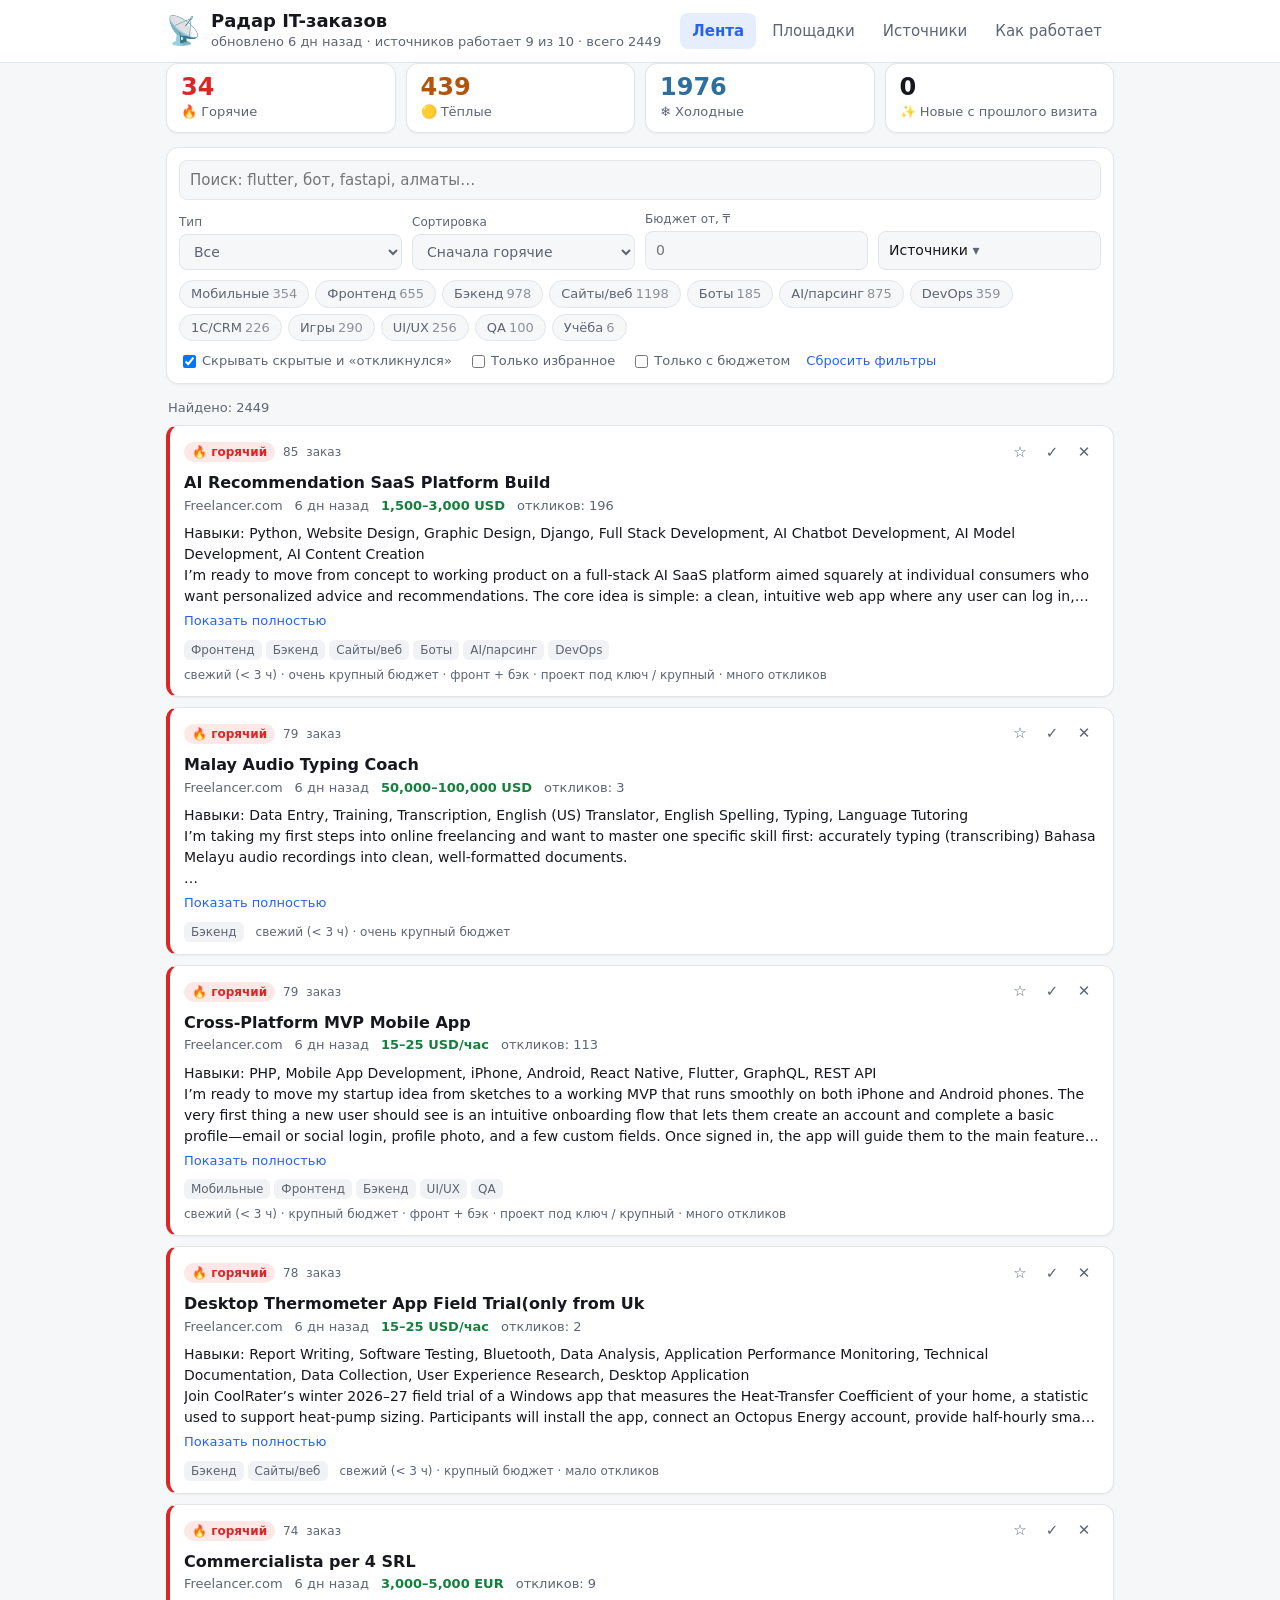
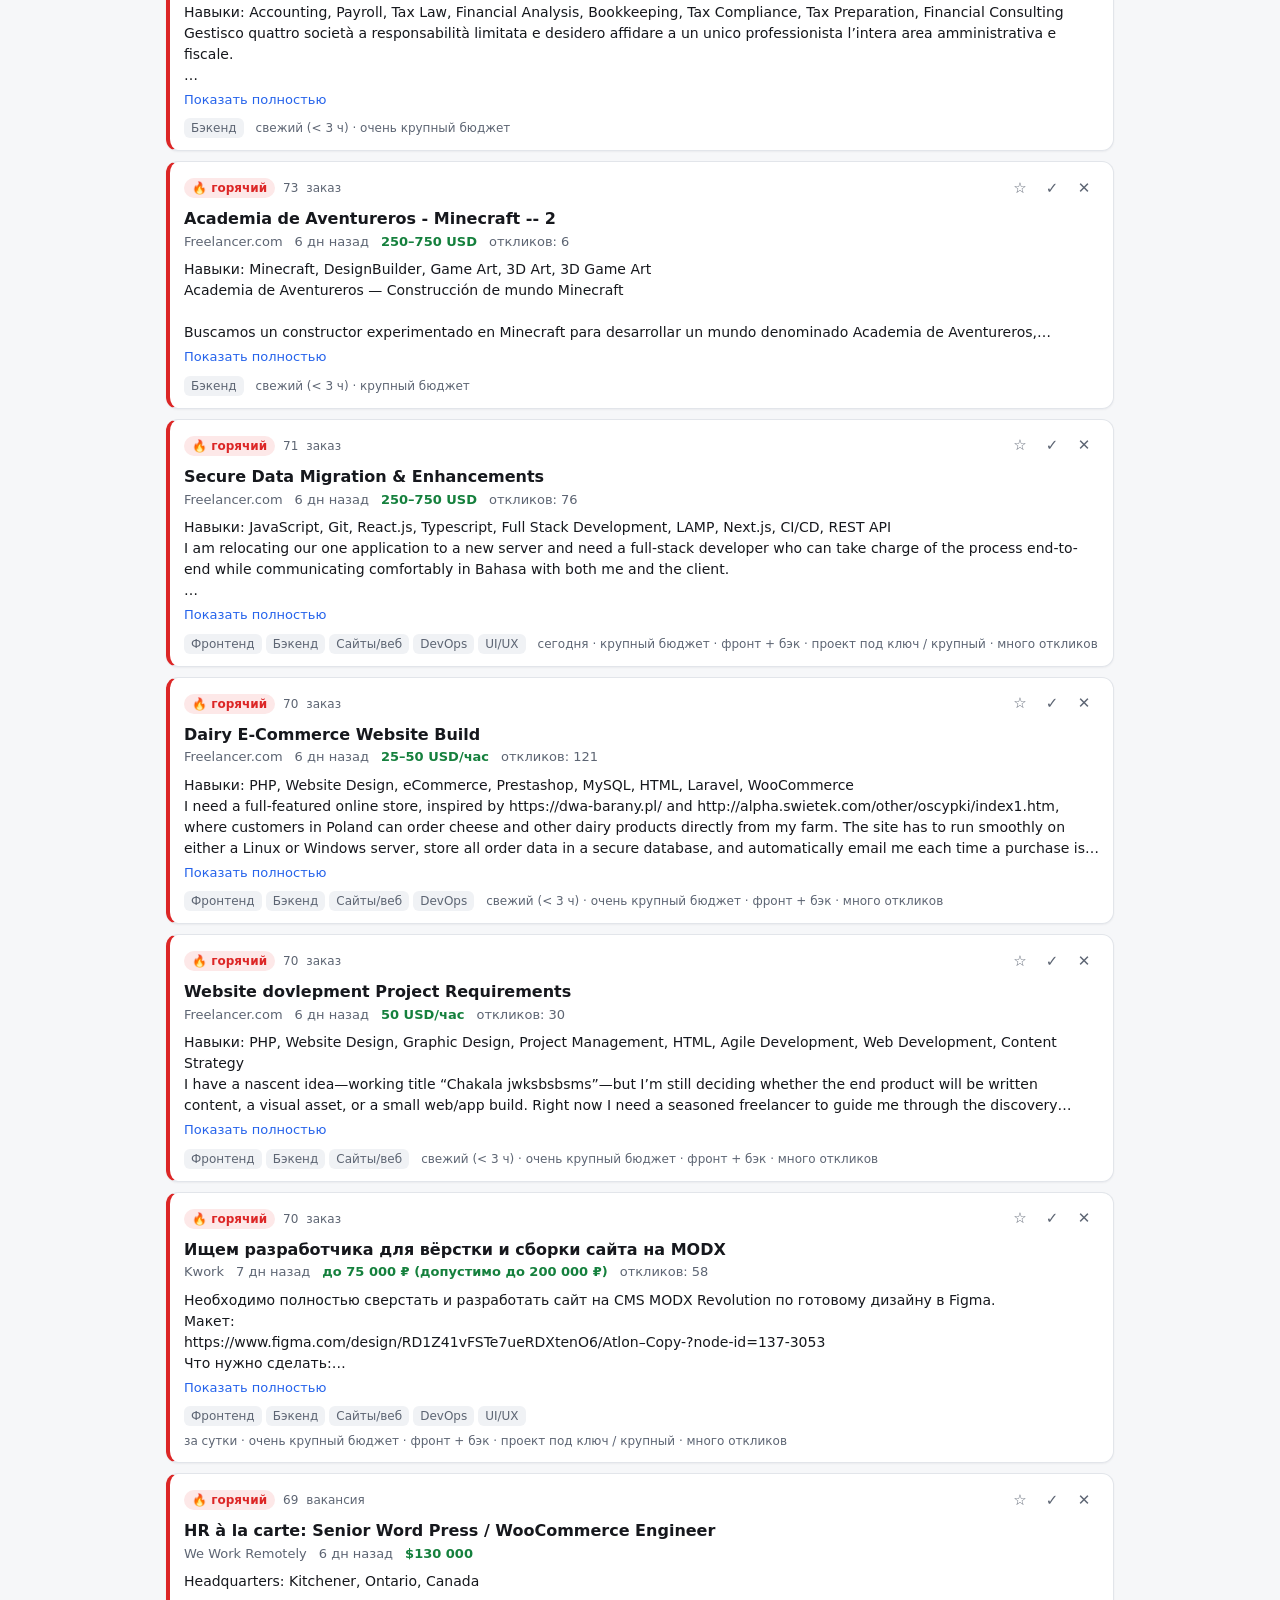
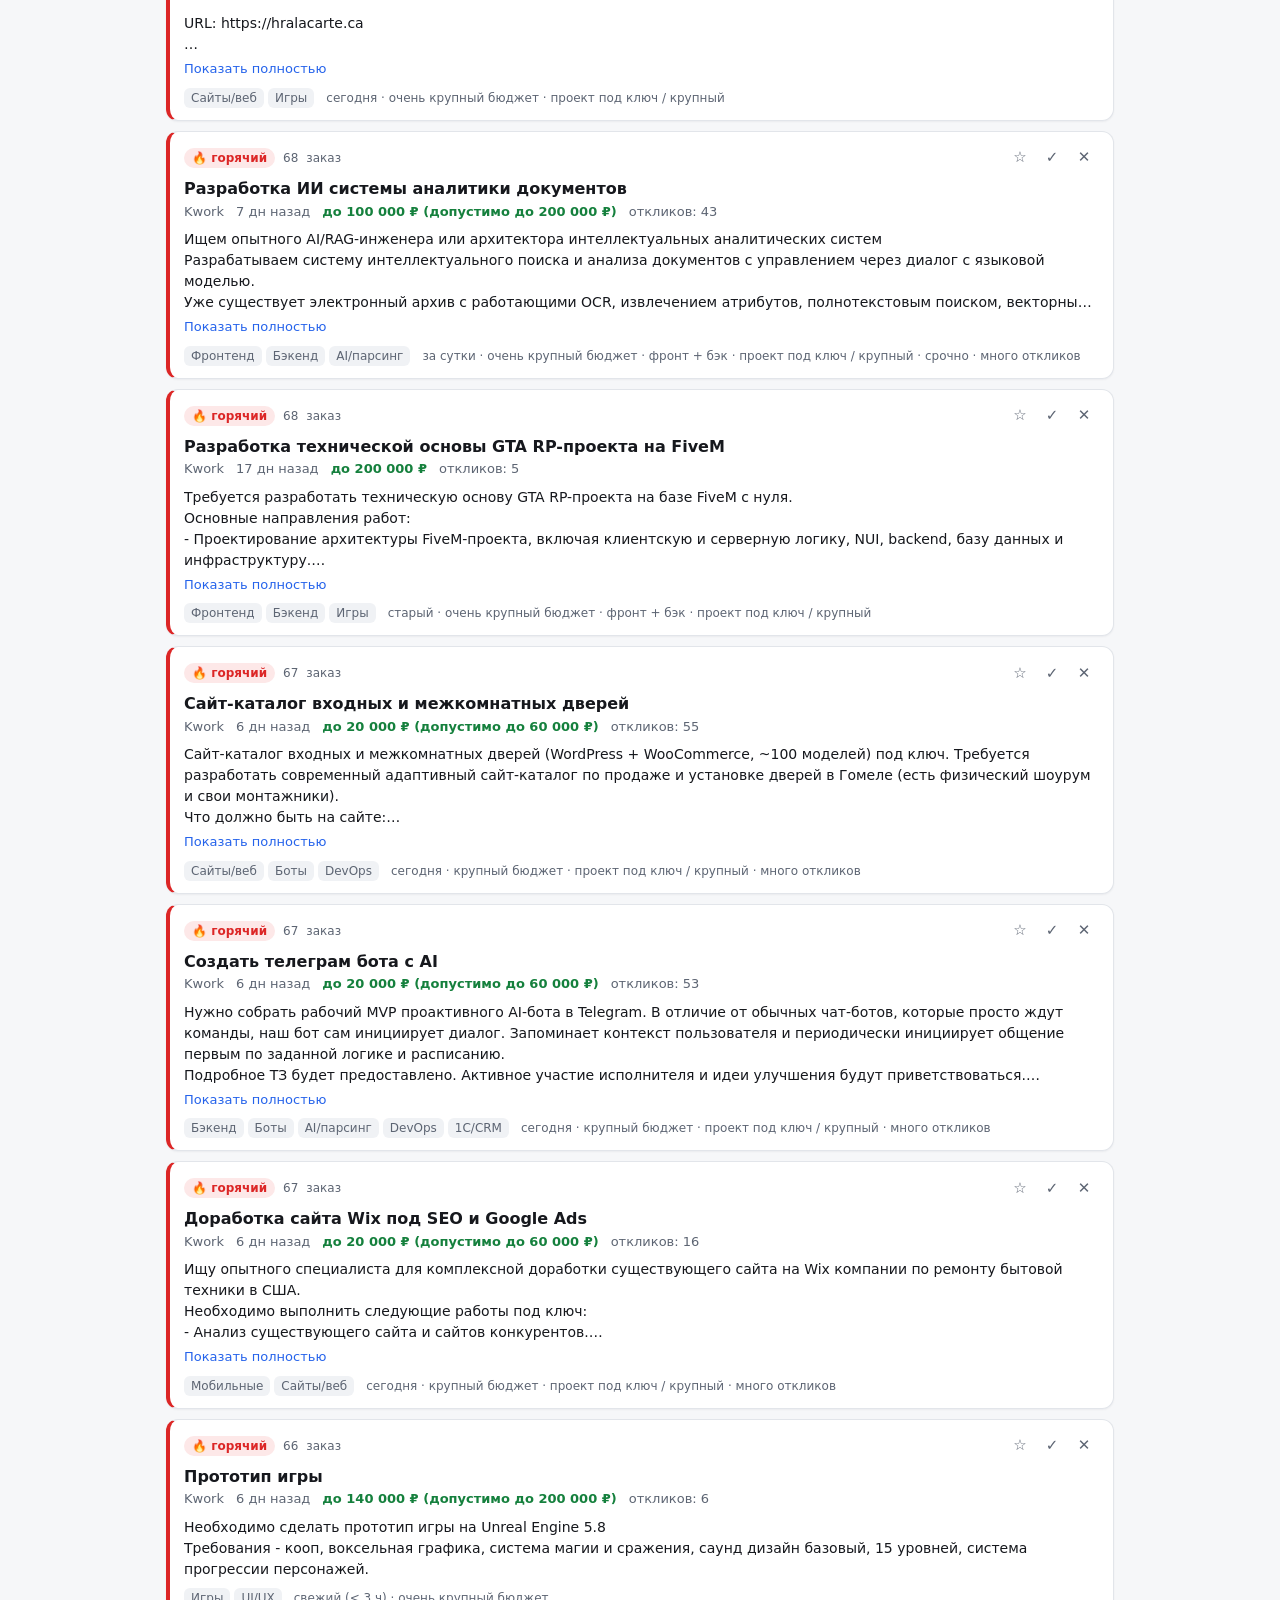
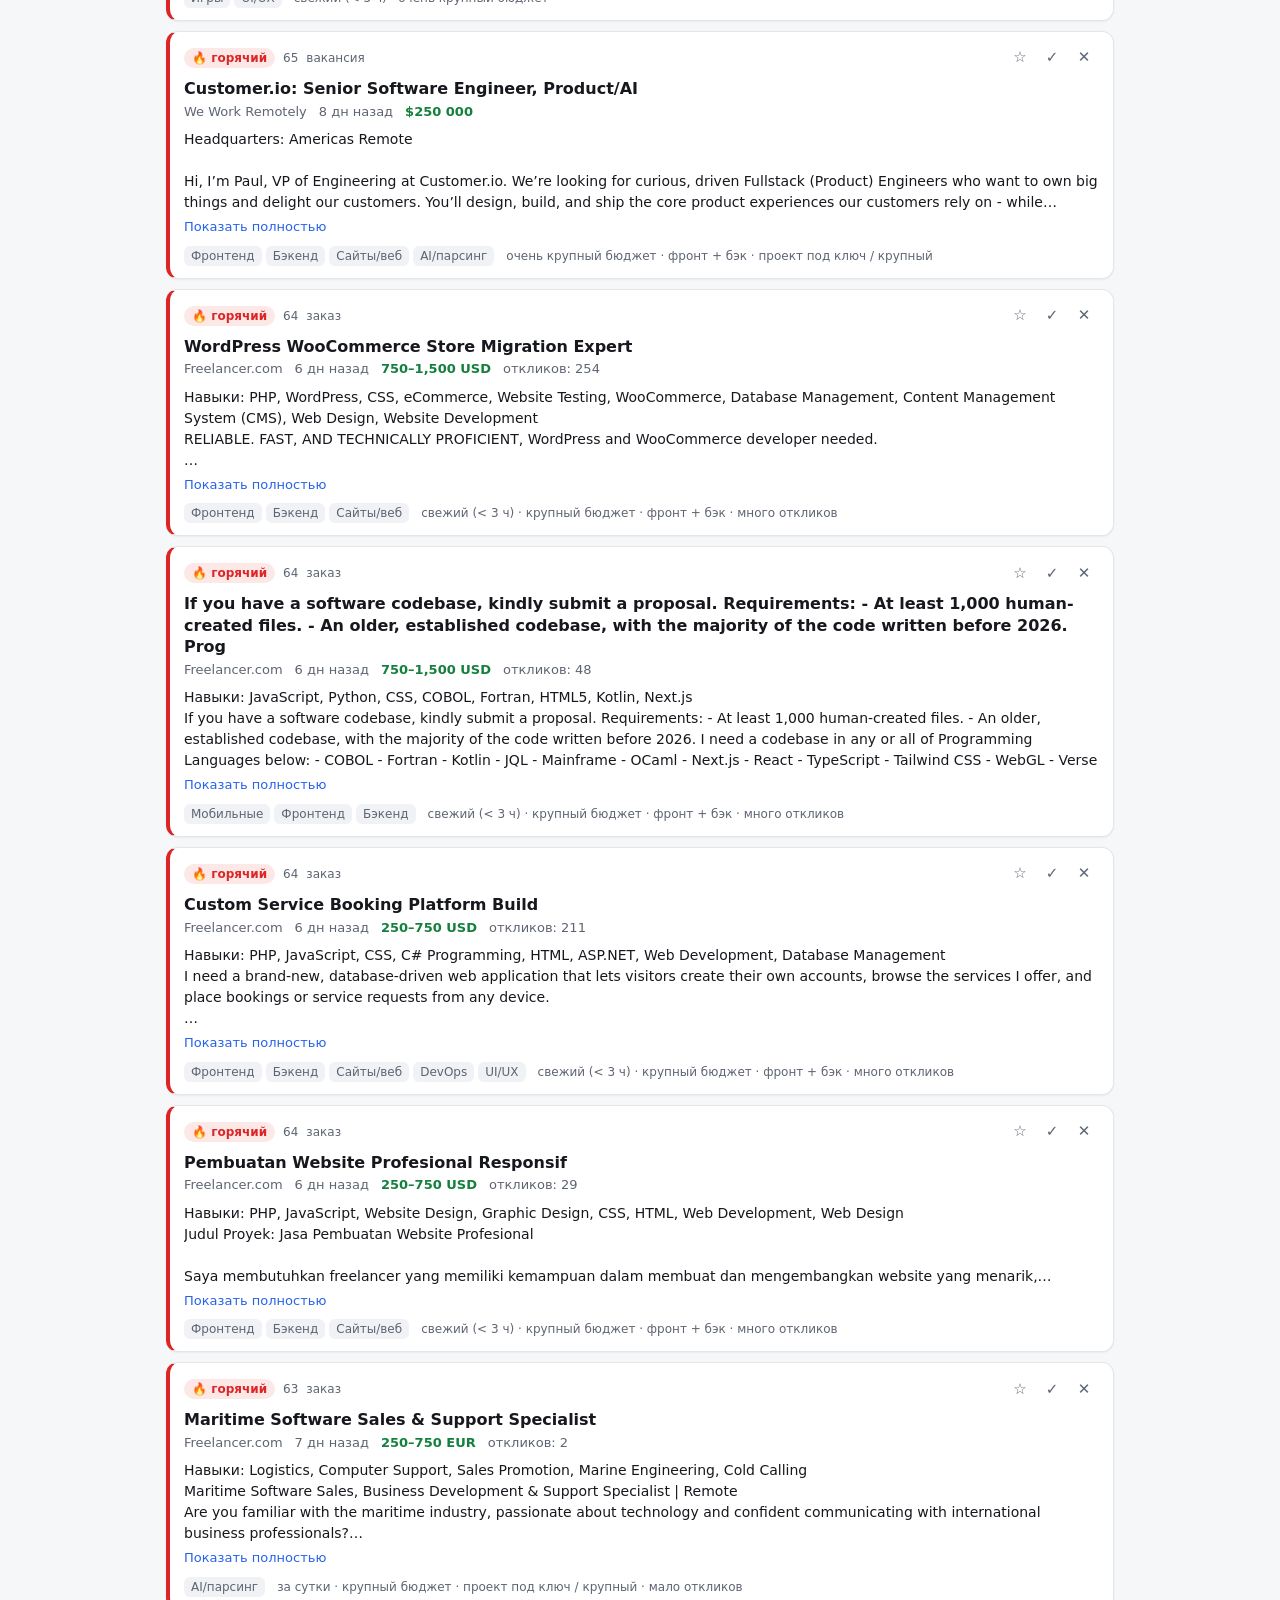
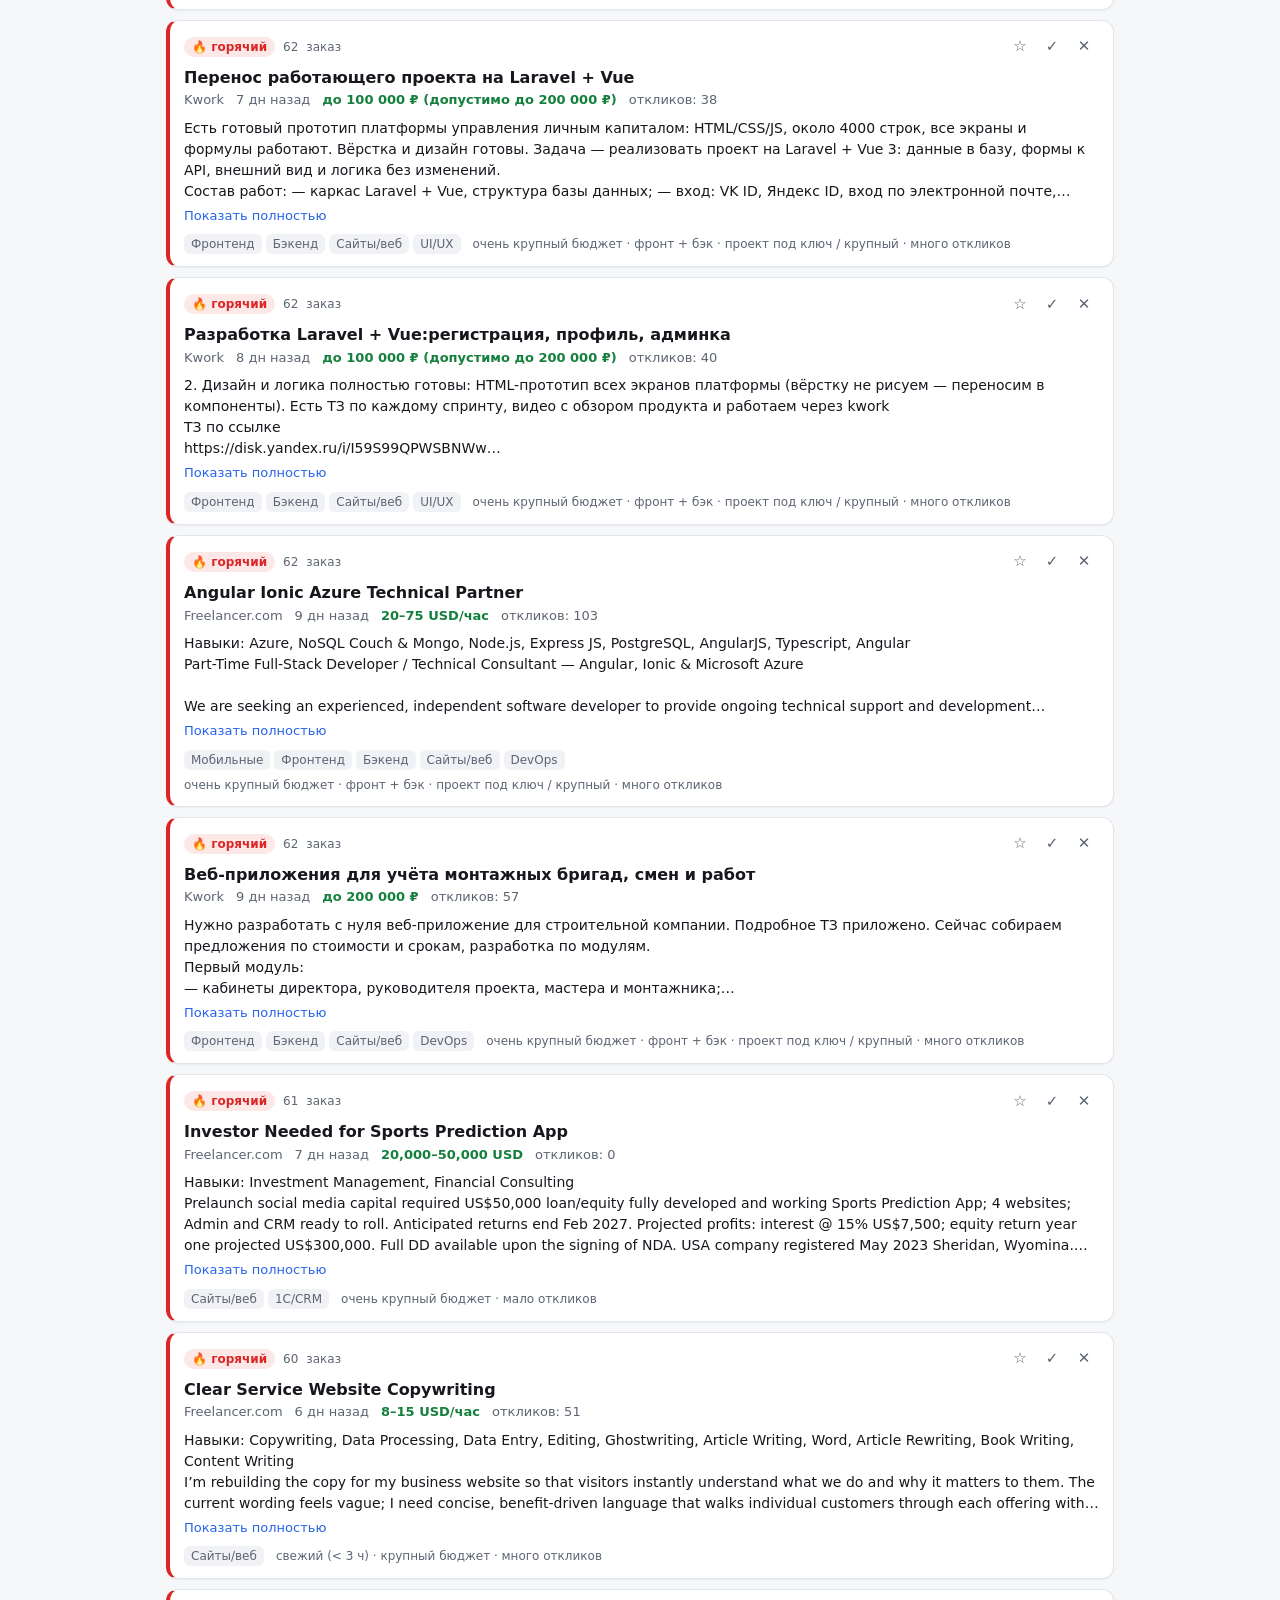
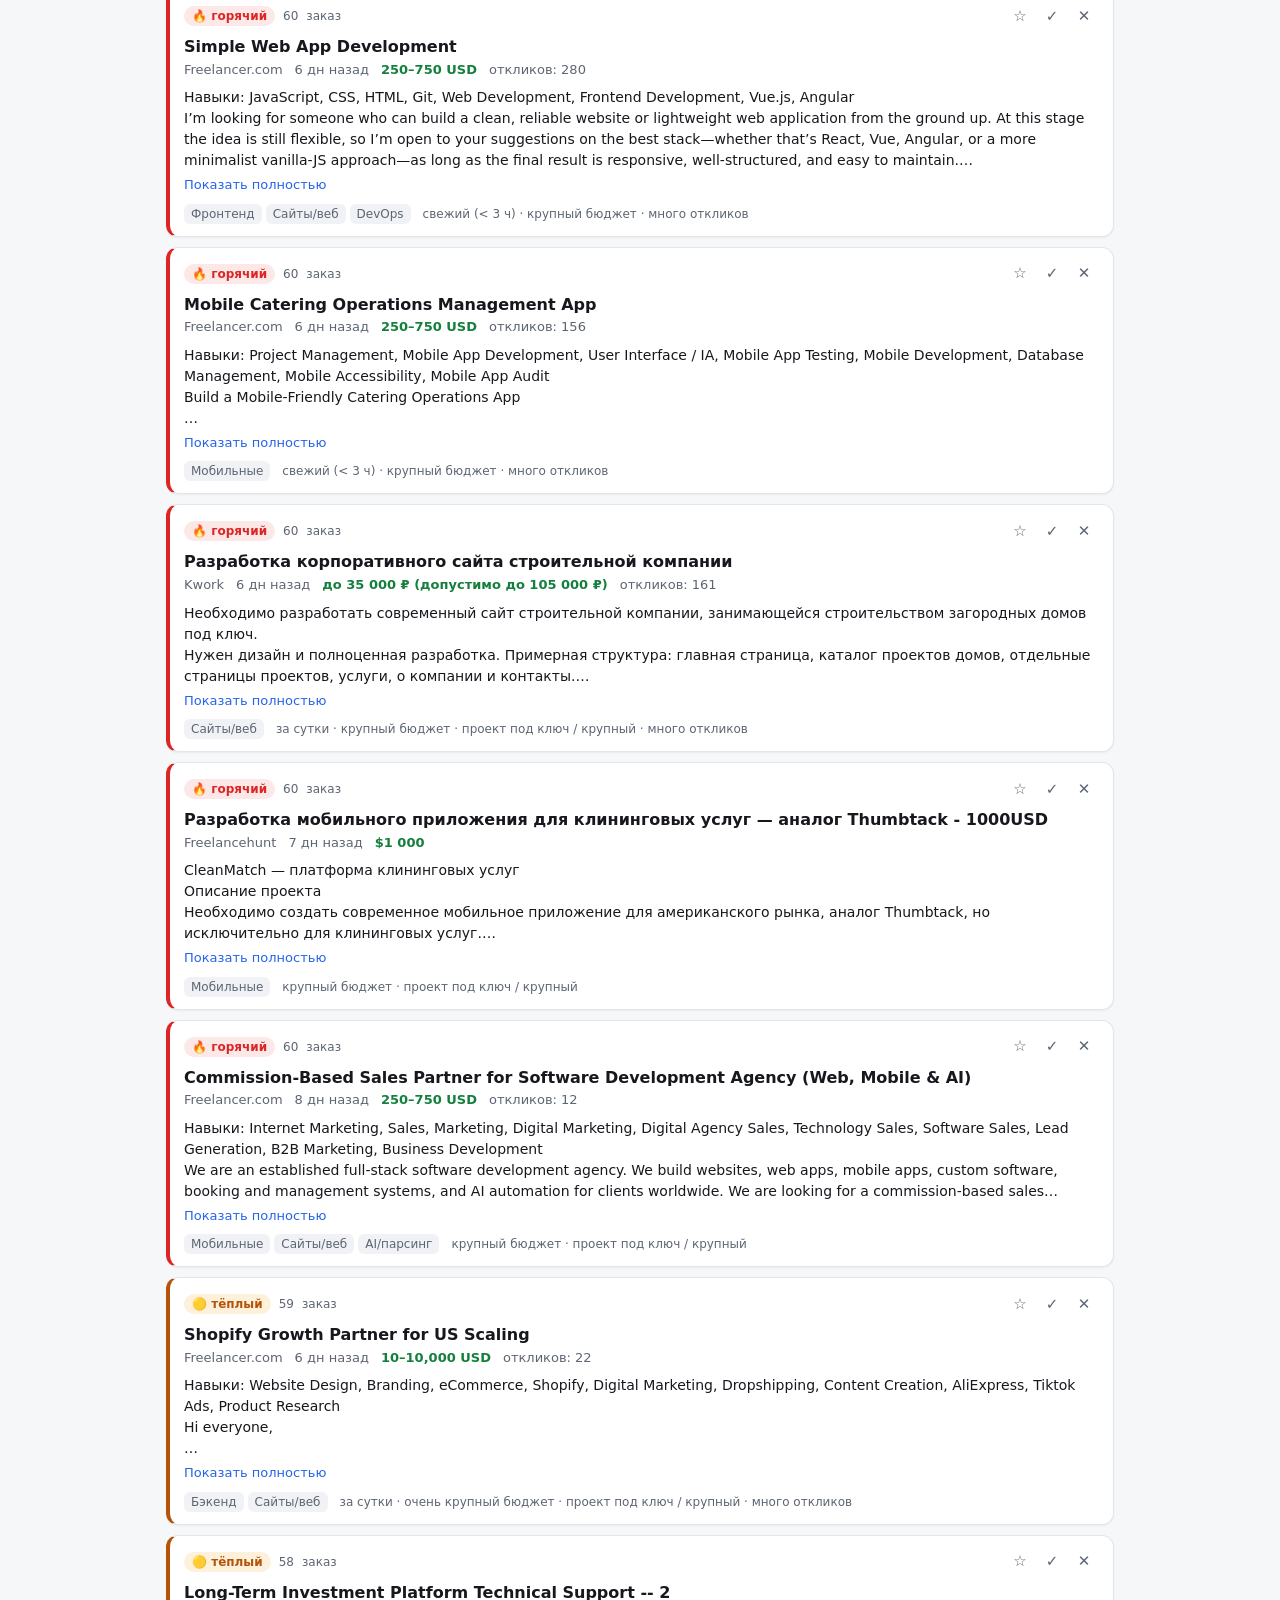
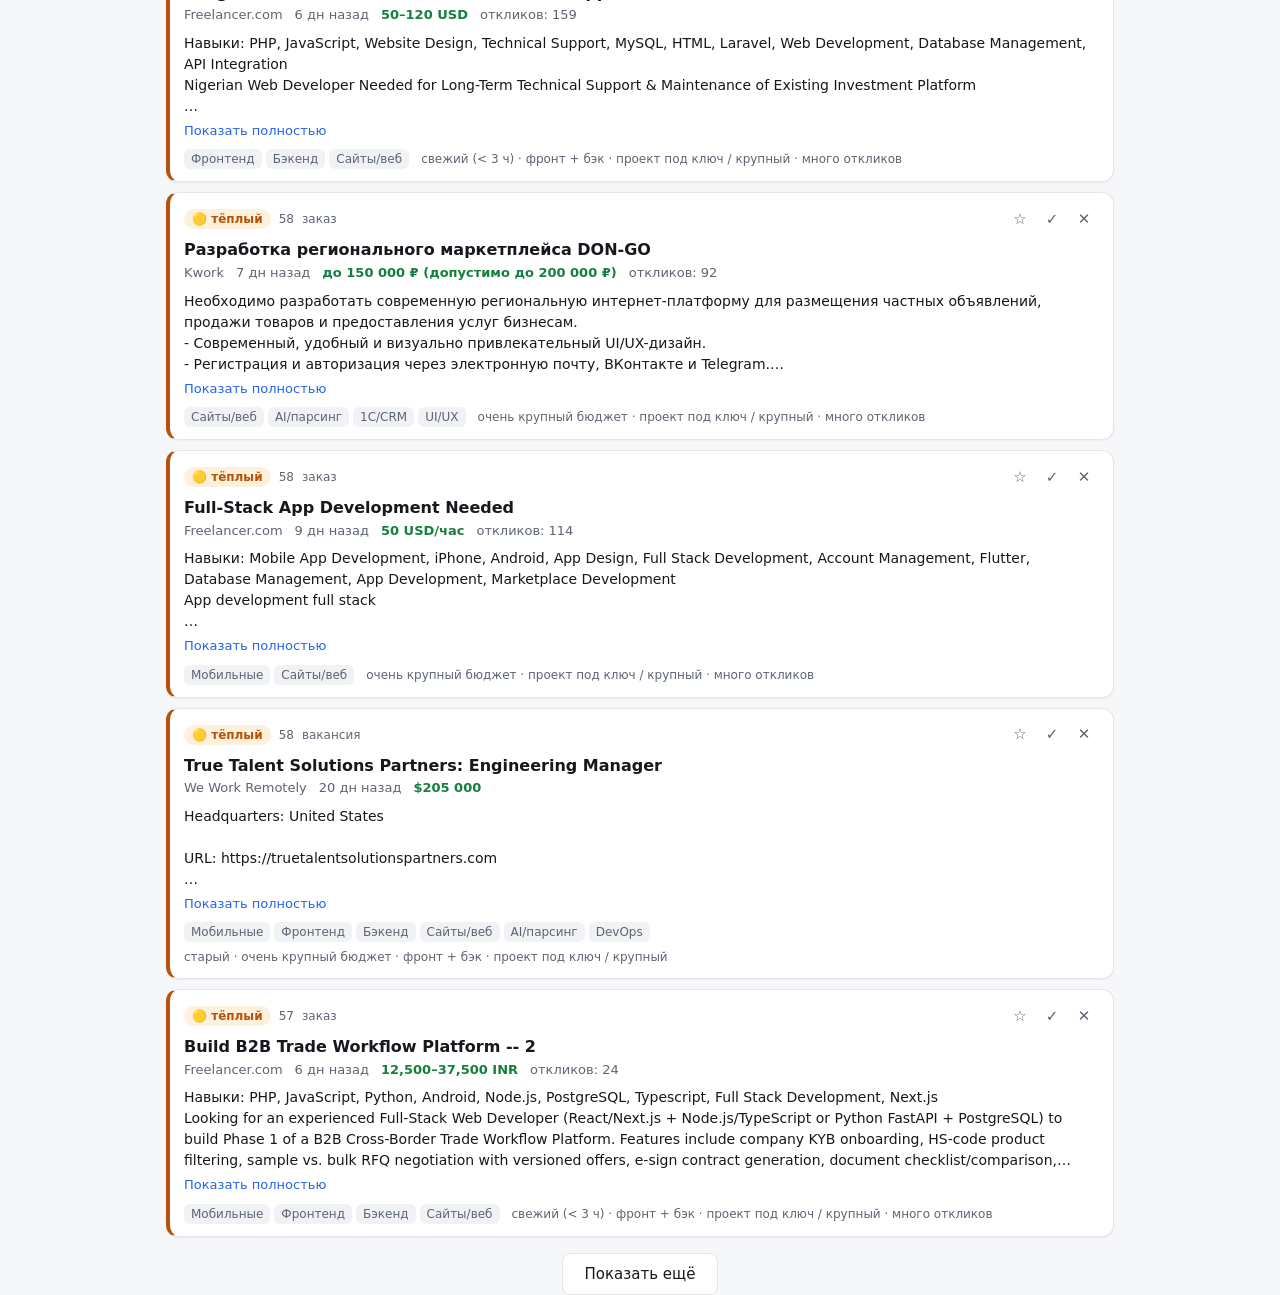
<file: index.html>
<!doctype html>
<html lang="ru">
<head>
  <meta charset="utf-8">
  <meta name="viewport" content="width=device-width, initial-scale=1">
  <title>Радар IT-заказов</title>
  <meta name="description" content="Свежие IT-заказы с бирж и Telegram-каналов в одной ленте: горячие, тёплые, холодные.">
  <link rel="icon" href="data:image/svg+xml,<svg xmlns='http://www.w3.org/2000/svg' viewBox='0 0 100 100'><text y='.9em' font-size='90'>📡</text></svg>">
  <link rel="stylesheet" href="styles.css">
</head>
<body>
  <header class="top">
    <div class="wrap top-inner">
      <div class="brand">
        <span class="logo" aria-hidden="true">📡</span>
        <div>
          <h1>Радар IT-заказов</h1>
          <p class="sub" id="updated">загрузка…</p>
        </div>
      </div>
      <nav class="tabs" role="tablist">
        <button role="tab" data-tab="feed" class="active">Лента</button>
        <button role="tab" data-tab="directory">Площадки</button>
        <button role="tab" data-tab="sources">Источники</button>
        <button role="tab" data-tab="about">Как работает</button>
      </nav>
    </div>
  </header>

  <main class="wrap">
    <div id="demo-banner" class="banner" hidden>
      Это демо-данные. Настоящая лента появится после первого запуска GitHub Actions (см. README).
    </div>

    <!-- ЛЕНТА -->
    <section id="tab-feed" class="tab-panel">
      <div class="stats" id="stats">
        <button class="stat" data-temp="hot"><span class="stat-n" id="n-hot">0</span><span class="stat-l">🔥 Горячие</span></button>
        <button class="stat" data-temp="warm"><span class="stat-n" id="n-warm">0</span><span class="stat-l">🟡 Тёплые</span></button>
        <button class="stat" data-temp="cold"><span class="stat-n" id="n-cold">0</span><span class="stat-l">❄️ Холодные</span></button>
        <button class="stat" data-temp="new"><span class="stat-n" id="n-new">0</span><span class="stat-l">✨ Новые с прошлого визита</span></button>
      </div>

      <div class="filters">
        <input id="q" type="search" placeholder="Поиск: flutter, бот, fastapi, алматы…" autocomplete="off">
        <div class="filter-row">
          <label>Тип
            <select id="kind">
              <option value="all">Все</option>
              <option value="order">Заказы</option>
              <option value="vacancy">Вакансии</option>
            </select>
          </label>
          <label>Сортировка
            <select id="sort">
              <option value="score">Сначала горячие</option>
              <option value="date">Сначала новые</option>
              <option value="budget">По бюджету</option>
            </select>
          </label>
          <label>Бюджет от, ₸
            <input id="minBudget" type="number" min="0" step="10000" placeholder="0">
          </label>
          <details class="dropdown" id="sourceFilter">
            <summary>Источники <span id="srcCount"></span></summary>
            <div class="dropdown-body">
              <div class="dropdown-actions">
                <button type="button" data-src-all="1">Все</button>
                <button type="button" data-src-all="0">Ни одного</button>
              </div>
              <div id="srcList"></div>
            </div>
          </details>
        </div>
        <div class="chips" id="tagChips"></div>
        <div class="filter-row toggles">
          <label class="toggle"><input type="checkbox" id="hideSeen" checked> Скрывать скрытые и «откликнулся»</label>
          <label class="toggle"><input type="checkbox" id="favOnly"> Только избранное</label>
          <label class="toggle"><input type="checkbox" id="budgetOnly"> Только с бюджетом</label>
          <button type="button" class="link-btn" id="resetFilters">Сбросить фильтры</button>
        </div>
      </div>

      <p class="result-count" id="resultCount"></p>
      <div id="list" class="list"></div>
      <button id="more" class="more" hidden>Показать ещё</button>
    </section>

    <!-- ПЛОЩАДКИ -->
    <section id="tab-directory" class="tab-panel" hidden>
      <p class="lead">Где искать IT-заказы из Казахстана. Площадки с меткой <span class="badge auto">авто</span> собираются в ленту автоматически. Остальные проверяйте вручную: на них нужен вход или стоит защита от ботов.</p>
      <div id="directory"></div>
    </section>

    <!-- ИСТОЧНИКИ -->
    <section id="tab-sources" class="tab-panel" hidden>
      <p class="lead">Состояние источников на последнем прогоне. «Всего» — сколько записей получено, «IT» — сколько прошло фильтр. Если канал выдаёт ошибку, уберите его из <code>config.yaml</code> или замените другим.</p>
      <div class="table-wrap">
        <table class="sources">
          <thead><tr><th>Источник</th><th>Статус</th><th class="num">Всего</th><th class="num">IT</th><th>Последний успех</th></tr></thead>
          <tbody id="sourcesBody"></tbody>
        </table>
      </div>
    </section>

    <!-- КАК РАБОТАЕТ -->
    <section id="tab-about" class="tab-panel about" hidden>
      <h2>Как это работает</h2>
      <ol>
        <li><b>Сбор.</b> Каждые 20 минут GitHub Actions опрашивает биржи (RSS и API) и публичные Telegram-каналы.</li>
        <li><b>Фильтр.</b> Отбрасываются спам, не-IT задачи и реклама исполнителей («выполню», «ищу работу»). Из Telegram берутся только сообщения, похожие на заказ.</li>
        <li><b>Дубли.</b> Одинаковые заказы, опубликованные в нескольких местах, склеиваются в один.</li>
        <li><b>Оценка 0–100.</b> Баллы начисляются за свежесть, бюджет (переводится в ₸), проект «под ключ» (приложение, MVP, платформа), веб и мобильный стек, срочность, малое число откликов, упоминание Казахстана и контакт в посте. Мелкие правки и большая конкуренция снижают оценку.</li>
      </ol>
      <p><span class="temp hot">🔥 горячий</span> — <span id="thHot">60</span>+ баллов: откликаться сразу.
         <span class="temp warm">🟡 тёплый</span> — <span id="thWarm">35</span>+: стоит посмотреть.
         <span class="temp cold">❄️ холодный</span> — остальное.</p>
      <p>Кнопки ⭐ ✓ ✕ на карточках сохраняются только в этом браузере.</p>
      <p>Горячие заказы можно получать в Telegram-бот, настройка описана в README.</p>
    </section>
  </main>

  <template id="card-tpl">
    <article class="card">
      <div class="card-head">
        <span class="temp"></span>
        <span class="score" title="Оценка"></span>
        <span class="new-badge" hidden>NEW</span>
        <span class="kind"></span>
        <span class="spacer"></span>
        <div class="actions">
          <button class="act fav" title="В избранное">☆</button>
          <button class="act applied" title="Откликнулся">✓</button>
          <button class="act hide" title="Скрыть">✕</button>
        </div>
      </div>
      <h3 class="title"><a target="_blank" rel="noopener"></a></h3>
      <div class="meta"></div>
      <p class="desc"></p>
      <button class="expand link-btn" hidden>Показать полностью</button>
      <div class="card-foot">
        <div class="tags"></div>
        <div class="reasons"></div>
      </div>
    </article>
  </template>

  <script src="app.js"></script>
</body>
</html>
</file>
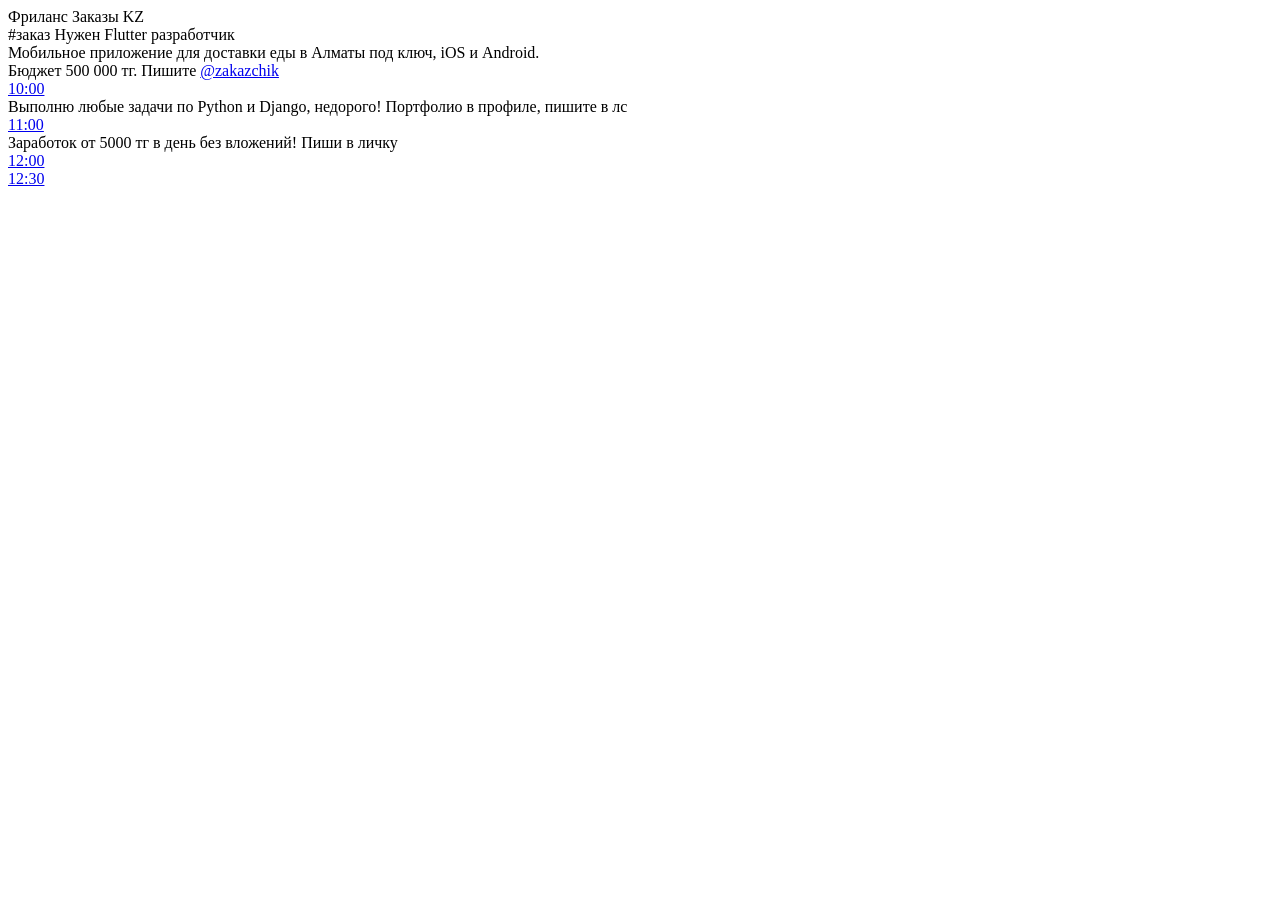
<file: tests/fixtures/telegram.html>
<!DOCTYPE html><html><body>
<div class="tgme_channel_info"><div class="tgme_channel_info_header_title"><span dir="auto">Фриланс Заказы KZ</span></div></div>
<section class="tgme_channel_history js-message_history">
<div class="tgme_widget_message_wrap js-widget_message_wrap"><div class="tgme_widget_message text_not_supported_wrap js-widget_message" data-post="freelance_kz/101" data-view="x">
  <div class="tgme_widget_message_bubble">
    <div class="tgme_widget_message_text js-message_text" dir="auto">#заказ Нужен Flutter разработчик<br/>Мобильное приложение для доставки еды в Алматы под ключ, iOS и Android.<br/>Бюджет 500 000 тг. Пишите <a href="https://t.me/zakazchik">@zakazchik</a></div>
    <div class="tgme_widget_message_footer compact js-message_footer"><div class="tgme_widget_message_info short js-message_info"><span class="tgme_widget_message_meta"><a class="tgme_widget_message_date" href="https://t.me/freelance_kz/101"><time datetime="2026-09-25T10:00:00+00:00" class="time">10:00</time></a></span></div></div>
  </div></div></div>
<div class="tgme_widget_message_wrap js-widget_message_wrap"><div class="tgme_widget_message js-widget_message" data-post="freelance_kz/102">
  <div class="tgme_widget_message_bubble">
    <div class="tgme_widget_message_text js-message_text" dir="auto">Выполню любые задачи по Python и Django, недорого! Портфолио в профиле, пишите в лс</div>
    <div class="tgme_widget_message_footer"><a class="tgme_widget_message_date" href="https://t.me/freelance_kz/102"><time datetime="2026-09-25T11:00:00+00:00" class="time">11:00</time></a></div>
  </div></div></div>
<div class="tgme_widget_message_wrap js-widget_message_wrap"><div class="tgme_widget_message js-widget_message" data-post="freelance_kz/103">
  <div class="tgme_widget_message_bubble">
    <div class="tgme_widget_message_text js-message_text" dir="auto">Заработок от 5000 тг в день без вложений! Пиши в личку</div>
    <div class="tgme_widget_message_footer"><a class="tgme_widget_message_date" href="https://t.me/freelance_kz/103"><time datetime="2026-09-25T12:00:00+00:00" class="time">12:00</time></a></div>
  </div></div></div>
<div class="tgme_widget_message_wrap js-widget_message_wrap"><div class="tgme_widget_message js-widget_message" data-post="freelance_kz/104">
  <div class="tgme_widget_message_bubble"><a class="tgme_widget_message_photo_wrap" href="https://t.me/freelance_kz/104"></a>
    <div class="tgme_widget_message_footer"><a class="tgme_widget_message_date" href="https://t.me/freelance_kz/104"><time datetime="2026-09-25T12:30:00+00:00" class="time">12:30</time></a></div>
  </div></div></div>
</section></body></html>
</file>
<file: styles.css>
:root {
  --bg: #f6f7f9;
  --surface: #ffffff;
  --surface-2: #f0f2f5;
  --border: #e2e5ea;
  --text: #16181d;
  --muted: #5d6573;
  --accent: #2563eb;
  --accent-soft: #e6eefe;
  --hot: #dc2626;
  --hot-soft: #fde8e8;
  --warm: #b45309;
  --warm-soft: #fdf1dc;
  --cold: #2f6f9f;
  --cold-soft: #e3eff8;
  --ok: #15803d;
  --ok-soft: #e2f5e8;
  --radius: 12px;
  --shadow: 0 1px 2px rgba(16, 24, 40, .05);
  color-scheme: light;
}

@media (prefers-color-scheme: dark) {
  :root {
    --bg: #0f1115;
    --surface: #171a20;
    --surface-2: #1f232b;
    --border: #2a2f39;
    --text: #e7e9ee;
    --muted: #9aa3b2;
    --accent: #6f9bff;
    --accent-soft: #1d2a45;
    --hot: #ff6b6b;
    --hot-soft: #3a1c1f;
    --warm: #f0b14a;
    --warm-soft: #37291a;
    --cold: #7fb6e0;
    --cold-soft: #1a2a38;
    --ok: #4ade80;
    --ok-soft: #173024;
    --shadow: none;
    color-scheme: dark;
  }
}

* { box-sizing: border-box; }
html { -webkit-text-size-adjust: 100%; }
body {
  margin: 0;
  background: var(--bg);
  color: var(--text);
  font: 15px/1.5 system-ui, -apple-system, "Segoe UI", Roboto, "Helvetica Neue", Arial, sans-serif;
}
a { color: var(--accent); }
code { background: var(--surface-2); padding: 1px 5px; border-radius: 4px; font-size: .9em; }
button, input, select { font: inherit; color: inherit; }

.wrap { max-width: 980px; margin: 0 auto; padding: 0 16px; }

/* Шапка */
.top {
  position: sticky; top: 0; z-index: 10;
  background: color-mix(in srgb, var(--surface) 92%, transparent);
  backdrop-filter: blur(8px);
  border-bottom: 1px solid var(--border);
}
.top-inner { display: flex; flex-wrap: wrap; align-items: center; justify-content: space-between; gap: 8px 16px; padding-top: 10px; padding-bottom: 10px; }
.brand { display: flex; align-items: center; gap: 10px; }
.logo { font-size: 28px; }
h1 { font-size: 18px; margin: 0; line-height: 1.2; }
.sub { margin: 0; color: var(--muted); font-size: 13px; }
.tabs { display: flex; gap: 4px; overflow-x: auto; }
.tabs button {
  border: 0; background: transparent; padding: 7px 12px; border-radius: 8px;
  color: var(--muted); cursor: pointer; white-space: nowrap;
}
.tabs button:hover { background: var(--surface-2); color: var(--text); }
.tabs button.active { background: var(--accent-soft); color: var(--accent); font-weight: 600; }

main { padding-top: 16px; padding-bottom: 48px; }
.banner { background: var(--warm-soft); color: var(--warm); border-radius: var(--radius); padding: 10px 14px; margin-bottom: 14px; }
.lead { color: var(--muted); margin-top: 0; }

/* Статистика */
.stats { display: grid; grid-template-columns: repeat(4, 1fr); gap: 10px; margin-bottom: 14px; }
.stat {
  display: flex; flex-direction: column; align-items: flex-start; gap: 2px;
  background: var(--surface); border: 1px solid var(--border); border-radius: var(--radius);
  padding: 10px 14px; cursor: pointer; text-align: left; box-shadow: var(--shadow);
}
.stat:hover { border-color: var(--accent); }
.stat.active { border-color: var(--accent); background: var(--accent-soft); }
.stat-n { font-size: 24px; font-weight: 700; font-variant-numeric: tabular-nums; line-height: 1.1; }
.stat-l { font-size: 13px; color: var(--muted); }
.stat[data-temp="hot"] .stat-n { color: var(--hot); }
.stat[data-temp="warm"] .stat-n { color: var(--warm); }
.stat[data-temp="cold"] .stat-n { color: var(--cold); }

/* Фильтры */
.filters {
  background: var(--surface); border: 1px solid var(--border); border-radius: var(--radius);
  padding: 12px; display: flex; flex-direction: column; gap: 10px; box-shadow: var(--shadow);
}
#q, select, input[type="number"] {
  width: 100%; padding: 8px 10px; border: 1px solid var(--border); border-radius: 8px; background: var(--bg);
}
#q:focus, select:focus, input:focus { outline: 2px solid var(--accent); outline-offset: -1px; }
.filter-row { display: flex; flex-wrap: wrap; gap: 10px; align-items: flex-end; }
.filter-row > label { display: flex; flex-direction: column; gap: 3px; font-size: 12px; color: var(--muted); flex: 1 1 150px; }
.toggles { gap: 6px 16px; align-items: center; }
.filter-row > label.toggle { flex-direction: row; flex: 0 1 auto; font-size: 13px; }
.filter-row select, .filter-row input, .dropdown summary { font-size: 14px; }
.toggle { display: inline-flex; align-items: center; gap: 6px; font-size: 13px; color: var(--muted); cursor: pointer; }
.link-btn { border: 0; background: none; color: var(--accent); cursor: pointer; padding: 0; font-size: 13px; }
.link-btn:hover { text-decoration: underline; }

.chips { display: flex; flex-wrap: wrap; gap: 6px; }
.chip {
  border: 1px solid var(--border); background: var(--bg); border-radius: 999px;
  padding: 3px 11px; font-size: 13px; cursor: pointer; color: var(--muted);
}
.chip:hover { border-color: var(--accent); color: var(--text); }
.chip.active { background: var(--accent); border-color: var(--accent); color: #fff; }
.chip .cnt { opacity: .7; margin-left: 3px; font-variant-numeric: tabular-nums; }

.dropdown { position: relative; flex: 1 1 150px; }
.dropdown summary {
  list-style: none; cursor: pointer; padding: 8px 10px; border: 1px solid var(--border);
  border-radius: 8px; background: var(--bg); white-space: nowrap;
}
.dropdown summary::-webkit-details-marker { display: none; }
.dropdown summary::after { content: " ▾"; color: var(--muted); }
.dropdown-body {
  position: absolute; right: 0; top: calc(100% + 4px); z-index: 5; width: min(320px, 90vw);
  max-height: 360px; overflow: auto; background: var(--surface); border: 1px solid var(--border);
  border-radius: 10px; padding: 8px; box-shadow: 0 8px 24px rgba(0,0,0,.15);
}
.dropdown-actions { display: flex; gap: 6px; margin-bottom: 6px; }
.dropdown-actions button { border: 1px solid var(--border); background: var(--bg); border-radius: 6px; padding: 2px 8px; cursor: pointer; font-size: 12px; }
.src-item { display: flex; align-items: center; gap: 8px; padding: 3px 2px; font-size: 13px; cursor: pointer; }
.src-item .cnt { margin-left: auto; color: var(--muted); font-variant-numeric: tabular-nums; }

/* Карточки */
.result-count { color: var(--muted); font-size: 13px; margin: 14px 2px 8px; }
.list { display: flex; flex-direction: column; gap: 10px; }
.card {
  background: var(--surface); border: 1px solid var(--border); border-left: 4px solid var(--border);
  border-radius: var(--radius); padding: 12px 14px; box-shadow: var(--shadow);
}
.card.hot { border-left-color: var(--hot); }
.card.warm { border-left-color: var(--warm); }
.card.cold { border-left-color: var(--cold); }
.card.dim { opacity: .55; }
.card-head { display: flex; align-items: center; gap: 8px; font-size: 12px; }
.spacer { flex: 1; }
.temp { font-weight: 600; padding: 1px 8px; border-radius: 999px; font-size: 12px; white-space: nowrap; }
.temp.hot { background: var(--hot-soft); color: var(--hot); }
.temp.warm { background: var(--warm-soft); color: var(--warm); }
.temp.cold { background: var(--cold-soft); color: var(--cold); }
.score { color: var(--muted); font-variant-numeric: tabular-nums; }
.new-badge { background: var(--accent); color: #fff; border-radius: 4px; padding: 0 5px; font-weight: 700; font-size: 11px; }
.kind { color: var(--muted); }
.actions { display: flex; gap: 2px; }
.act {
  border: 1px solid transparent; background: none; border-radius: 6px; width: 30px; height: 28px;
  cursor: pointer; color: var(--muted); font-size: 15px; line-height: 1;
}
.act:hover { background: var(--surface-2); color: var(--text); }
.act.on { color: var(--accent); border-color: var(--accent); }
.act.fav.on { color: #eab308; border-color: #eab308; }

.title { font-size: 16px; margin: 6px 0 2px; line-height: 1.35; overflow-wrap: anywhere; }
.title a { color: var(--text); text-decoration: none; }
.title a:hover { color: var(--accent); text-decoration: underline; }
.meta { display: flex; flex-wrap: wrap; gap: 4px 12px; font-size: 13px; color: var(--muted); }
.meta .budget { color: var(--ok); font-weight: 600; }
.desc {
  margin: 8px 0 0; white-space: pre-line; overflow-wrap: anywhere; font-size: 14px;
  display: -webkit-box; -webkit-line-clamp: 4; -webkit-box-orient: vertical; overflow: hidden;
}
.desc.full { display: block; -webkit-line-clamp: unset; }
.expand { margin-top: 4px; }
.card-foot { display: flex; flex-wrap: wrap; gap: 6px 12px; margin-top: 8px; align-items: center; }
.tags { display: flex; flex-wrap: wrap; gap: 4px; }
.tag { background: var(--surface-2); border-radius: 6px; padding: 1px 7px; font-size: 12px; color: var(--muted); }
.reasons { font-size: 12px; color: var(--muted); }

.more {
  display: block; margin: 16px auto 0; padding: 9px 22px; border-radius: 8px;
  border: 1px solid var(--border); background: var(--surface); cursor: pointer;
}
.empty { text-align: center; color: var(--muted); padding: 40px 10px; }

/* Площадки */
.dir-group h2 { font-size: 15px; margin: 22px 0 8px; color: var(--muted); text-transform: uppercase; letter-spacing: .04em; }
.dir-grid { display: grid; grid-template-columns: repeat(auto-fill, minmax(260px, 1fr)); gap: 10px; }
.dir-card {
  background: var(--surface); border: 1px solid var(--border); border-radius: var(--radius);
  padding: 12px 14px; text-decoration: none; color: var(--text); display: block; box-shadow: var(--shadow);
}
.dir-card:hover { border-color: var(--accent); }
.dir-card b { display: flex; align-items: center; gap: 8px; }
.dir-card p { margin: 4px 0 0; font-size: 13px; color: var(--muted); }
.badge { font-size: 11px; border-radius: 4px; padding: 0 6px; font-weight: 600; }
.badge.auto { background: var(--ok-soft); color: var(--ok); }
.badge.manual { background: var(--surface-2); color: var(--muted); }

/* Источники */
.table-wrap { overflow-x: auto; background: var(--surface); border: 1px solid var(--border); border-radius: var(--radius); }
table.sources { width: 100%; border-collapse: collapse; font-size: 14px; }
.sources th, .sources td { padding: 8px 12px; border-bottom: 1px solid var(--border); text-align: left; vertical-align: top; }
.sources th { color: var(--muted); font-weight: 600; font-size: 12px; }
.sources tr:last-child td { border-bottom: 0; }
.sources .num { text-align: right; font-variant-numeric: tabular-nums; }
.sources .err { display: block; color: var(--hot); font-size: 12px; overflow-wrap: anywhere; }
.status-ok { color: var(--ok); }
.status-err { color: var(--hot); }

.about { background: var(--surface); border: 1px solid var(--border); border-radius: var(--radius); padding: 4px 20px 12px; }
.about h2 { font-size: 18px; }
.about li { margin-bottom: 8px; }

@media (max-width: 640px) {
  .stats { grid-template-columns: repeat(2, 1fr); }
  .stat-n { font-size: 20px; }
  .top-inner { padding-top: 8px; padding-bottom: 6px; }
  .tabs { width: 100%; }
  .card { padding: 10px 12px; }
  .kind { display: none; }
}
</file>
